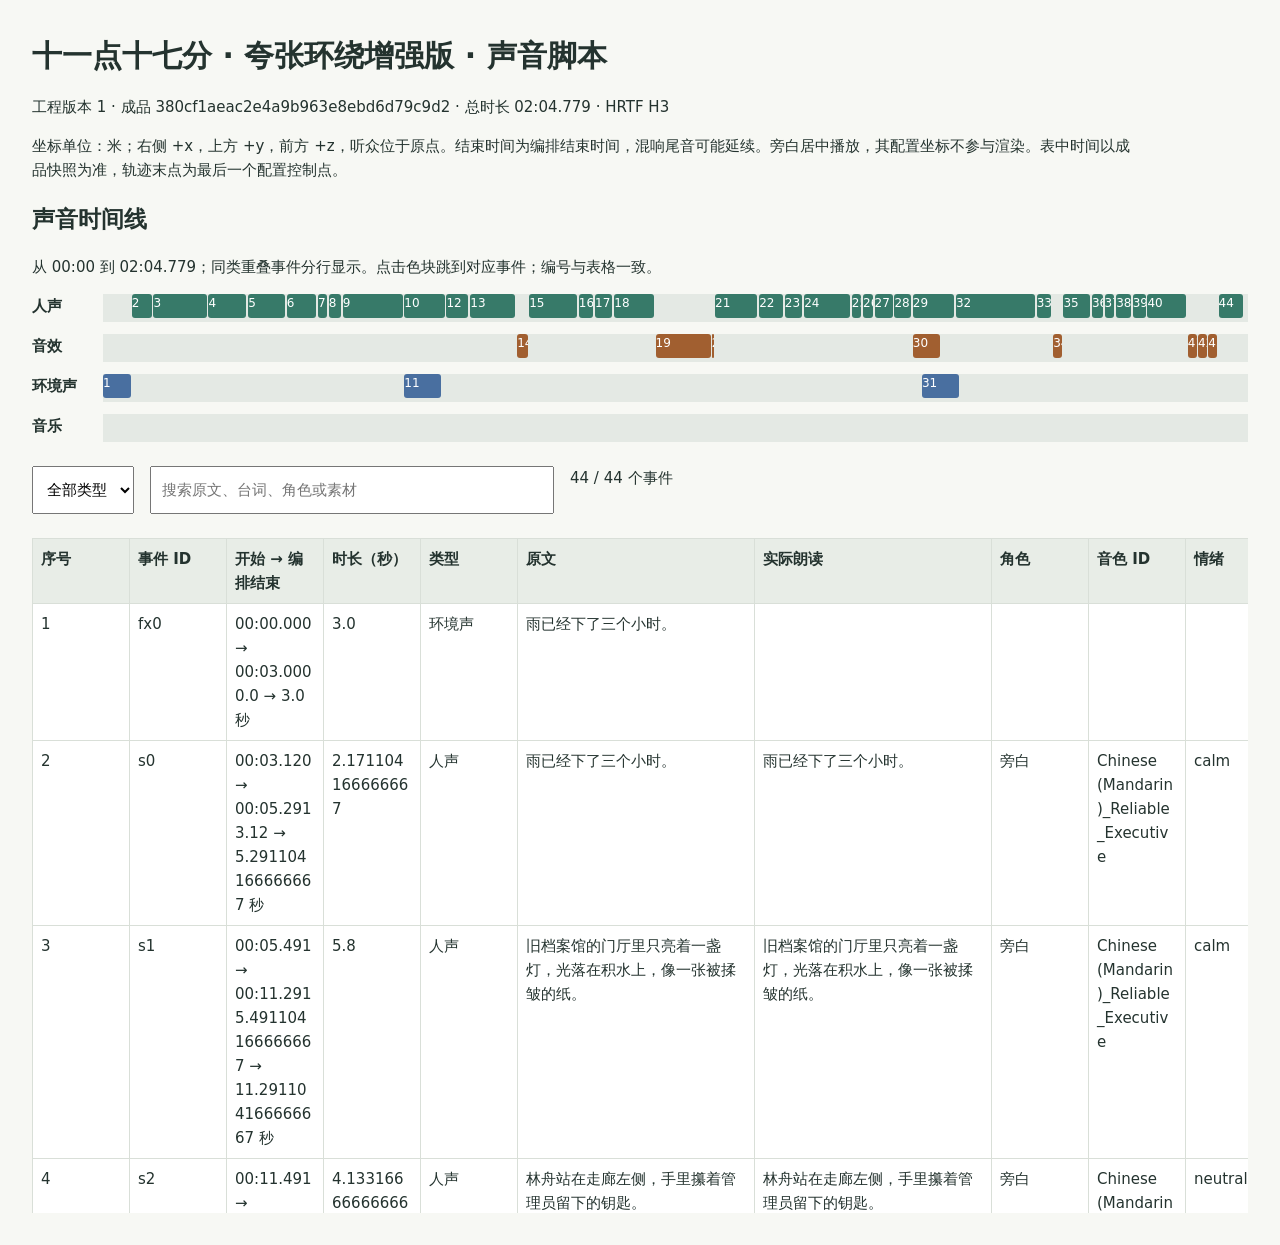
<file: examples/suspense/timeline.html>
<!doctype html><html lang="zh-CN"><meta charset="utf-8"><meta name="viewport" content="width=device-width,initial-scale=1">
<title>声音脚本与空间轨迹</title><style>
body{font:15px/1.6 system-ui,sans-serif;margin:32px;color:#24332f;background:#f7f8f4}h1{margin-bottom:8px}p{max-width:1100px}.controls{display:flex;gap:16px;margin:24px 0}input,select{padding:10px;font:inherit}input{width:380px;max-width:60vw}.track{display:flex;gap:16px;margin:12px 0}.track>b{width:55px;flex-shrink:0}.lane{position:relative;flex:1;background:#e4e9e4}.bar{position:absolute;box-sizing:border-box;min-width:2px;height:24px;color:white;overflow:hidden;font-size:12px;text-decoration:none;border-radius:3px}.speech{background:#377a69}.sfx{background:#a15f30}.ambience{background:#496fa0}.music{background:#80598b}.scroll{overflow:auto;max-height:75vh;background:white}table{border-collapse:collapse}td,th{border:1px solid #d9dfd8;padding:8px;text-align:left;vertical-align:top;min-width:80px;white-space:pre-wrap;overflow-wrap:anywhere}th{background:#e8ede7;position:sticky;top:0;z-index:1}td:nth-child(6),td:nth-child(7){min-width:220px}tr:target{background:#fff0c9}details table{font-size:13px}summary{cursor:pointer;white-space:nowrap}[hidden]{display:none!important}
</style><h1>十一点十七分 · 夸张环绕增强版 · 声音脚本</h1><p>工程版本 1 · 成品 380cf1aeac2e4a9b963e8ebd6d79c9d2 · 总时长 02:04.779 · HRTF H3</p>
<p>坐标单位：米；右侧 +x，上方 +y，前方 +z，听众位于原点。结束时间为编排结束时间，混响尾音可能延续。旁白居中播放，其配置坐标不参与渲染。表中时间以成品快照为准，轨迹末点为最后一个配置控制点。</p>
<h2>声音时间线</h2><p>从 00:00 到 02:04.779；同类重叠事件分行显示。点击色块跳到对应事件；编号与表格一致。</p><div class="track"><b>人声</b><div class="lane" style="height:28px"><a class="bar speech" data-kind="speech" href="#event-2" style="left:2.5004278409683818%;width:1.7399645205050613%;top:0px" title="2 · 旁白">2</a><a class="bar speech" data-kind="speech" href="#event-3" style="left:4.400676197432954%;width:4.648231242825838%;top:0px" title="3 · 旁白">3</a><a class="bar speech" data-kind="speech" href="#event-4" style="left:9.209191276218304%;width:3.312399039966608%;top:0px" title="4 · 旁白">4</a><a class="bar speech" data-kind="speech" href="#event-5" style="left:12.681874152144424%;width:3.2100678284462068%;top:0px" title="5 · 旁白">5</a><a class="bar speech" data-kind="speech" href="#event-6" style="left:16.05222581655014%;width:2.5645413753521864%;top:0px" title="6 · 许宁">6</a><a class="bar speech" data-kind="speech" href="#event-7" style="left:18.777051027861837%;width:0.7815840550975686%;top:0px" title="7 · 旁白">7</a><a class="bar speech" data-kind="speech" href="#event-8" style="left:19.718918918918916%;width:1.051411875195659%;top:0px" title="8 · 旁白">8</a><a class="bar speech" data-kind="speech" href="#event-9" style="left:20.93061463007409%;width:5.229109882082855%;top:0px" title="9 · 林舟">9</a><a class="bar speech" data-kind="speech" href="#event-10" style="left:26.320008348116453%;width:3.5171115517061464%;top:0px" title="10 · 旁白">10</a><a class="bar speech" data-kind="speech" href="#event-12" style="left:29.997403735782115%;width:1.9234060315141397%;top:0px" title="12 · 旁白">12</a><a class="bar speech" data-kind="speech" href="#event-13" style="left:32.081093603255766%;width:3.926953981008036%;top:0px" title="13 · 旁白">13</a><a class="bar speech" data-kind="speech" href="#event-15" style="left:37.226204737556095%;width:4.1673797349473025%;top:0px" title="15 · 旁白">15</a><a class="bar speech" data-kind="speech" href="#event-16" style="left:41.55386830846291%;width:1.2561243869351977%;top:0px" title="16 · 许宁">16</a><a class="bar speech" data-kind="speech" href="#event-17" style="left:42.97027653135762%;width:1.5226964416153606%;top:0px" title="17 · 旁白">17</a><a class="bar speech" data-kind="speech" href="#event-18" style="left:44.6532568089325%;width:3.4461024731295002%;top:0px" title="18 · 旁白">18</a><a class="bar speech" data-kind="speech" href="#event-21" style="left:53.46053636648234%;width:3.6865282270687674%;top:0px" title="21 · 旁白">21</a><a class="bar speech" data-kind="speech" href="#event-22" style="left:57.30734842951062%;width:2.0836898674736513%;top:0px" title="22 · 旁白">22</a><a class="bar speech" data-kind="speech" href="#event-23" style="left:59.551322132943774%;width:1.5226964416153606%;top:0px" title="23 · 旁白">23</a><a class="bar speech" data-kind="speech" href="#event-24" style="left:61.23430241051866%;width:4.007095898987791%;top:0px" title="24 · 旁白">24</a><a class="bar speech" data-kind="speech" href="#event-25" style="left:65.40168214546597%;width:0.8187832620265054%;top:0px" title="25 · 许宁">25</a><a class="bar speech" data-kind="speech" href="#event-26" style="left:66.38074924345197%;width:0.8467327559219452%;top:0px" title="26 · 旁白">26</a><a class="bar speech" data-kind="speech" href="#event-27" style="left:67.38776583533344%;width:1.5724679119273715%;top:0px" title="27 · 许宁">27</a><a class="bar speech" data-kind="speech" href="#event-28" style="left:69.1205175832203%;width:1.4425545236356048%;top:0px" title="28 · 旁白">28</a><a class="bar speech" data-kind="speech" href="#event-29" style="left:70.72335594281543%;width:3.606386309089012%;top:0px" title="29 · 旁白">29</a><a class="bar speech" data-kind="speech" href="#event-32" style="left:74.49002608786395%;width:6.8922049462590005%;top:0px" title="32 · 旁白">32</a><a class="bar speech" data-kind="speech" href="#event-33" style="left:81.54251487008246%;width:1.2822706876760932%;top:0px" title="33 · 旁白">33</a><a class="bar speech" data-kind="speech" href="#event-35" style="left:83.88265887509134%;width:2.324115621412919%;top:0px" title="35 · 旁白">35</a><a class="bar speech" data-kind="speech" href="#event-36" style="left:86.36705833246377%;width:0.9490639674423459%;top:0px" title="36 · 许宁">36</a><a class="bar speech" data-kind="speech" href="#event-37" style="left:87.47640613586563%;width:0.8467327559219452%;top:0px" title="37 · 旁白">37</a><a class="bar speech" data-kind="speech" href="#event-38" style="left:88.48342272774708%;width:1.2822706876760932%;top:0px" title="38 · 许宁">38</a><a class="bar speech" data-kind="speech" href="#event-39" style="left:89.92597725138269%;width:1.1258436815193573%;top:0px" title="39 · 旁白">39</a><a class="bar speech" data-kind="speech" href="#event-40" style="left:91.21210476886156%;width:3.3659605551497447%;top:0px" title="40 · 旁白">40</a><a class="bar speech" data-kind="speech" href="#event-44" style="left:97.43111760409063%;width:2.1638317854534073%;top:0px" title="44 · 旁白">44</a></div></div><div class="track"><b>音效</b><div class="lane" style="height:28px"><a class="bar sfx" data-kind="sfx" href="#event-14" style="left:36.16833142022332%;width:0.9617030157570698%;top:0px" title="14 · 木板重击">14</a><a class="bar sfx" data-kind="sfx" href="#event-19" style="left:48.25964311802151%;width:4.808515078785349%;top:0px" title="19 · 环绕展示 · 连续水泥脚步（6秒10步）">19</a><a class="bar sfx" data-kind="sfx" href="#event-20" style="left:53.164328498382574%;width:0.20003756652405302%;top:0px" title="20 · 木地板脚步">20</a><a class="bar sfx" data-kind="sfx" href="#event-30" style="left:70.72335594281543%;width:2.4042575393926744%;top:0px" title="30 · 门轴（合成）">30</a><a class="bar sfx" data-kind="sfx" href="#event-34" style="left:82.98506939371806%;width:0.8014191797975582%;top:0px" title="34 · 木板重击">34</a><a class="bar sfx" data-kind="sfx" href="#event-41" style="left:94.73834915997082%;width:0.8014191797975582%;top:0px" title="41 · 木门轻敲">41</a><a class="bar sfx" data-kind="sfx" href="#event-42" style="left:95.6359386413441%;width:0.8014191797975582%;top:0px" title="42 · 木门轻敲">42</a><a class="bar sfx" data-kind="sfx" href="#event-43" style="left:96.53352812271737%;width:0.8014191797975582%;top:0px" title="43 · 木门轻敲">43</a></div></div><div class="track"><b>环境声</b><div class="lane" style="height:28px"><a class="bar ambience" data-kind="ambience" href="#event-1" style="left:0.0%;width:2.4042575393926744%;top:0px" title="1 · 雨声（合成）">1</a><a class="bar ambience" data-kind="ambience" href="#event-11" style="left:26.320008348116453%;width:3.2056767191902327%;top:0px" title="11 · 远处引擎（合成）">11</a><a class="bar ambience" data-kind="ambience" href="#event-31" style="left:71.524775122613%;width:3.2056767191902327%;top:0px" title="31 · 风声（合成）">31</a></div></div><div class="track"><b>音乐</b><div class="lane" style="height:28px"></div></div>
<div class="controls"><select id="kind"><option value="">全部类型</option><option value="speech">人声</option><option value="sfx">音效</option><option value="ambience">环境声</option><option value="music">音乐</option></select><input id="search" placeholder="搜索原文、台词、角色或素材" aria-label="搜索"><span id="count"></span></div>
<div class="scroll"><table id="events"><thead><tr><th>序号</th><th>事件 ID</th><th>开始 → 编排结束</th><th>时长（秒）</th><th>类型</th><th>原文</th><th>实际朗读</th><th>角色</th><th>音色 ID</th><th>情绪</th><th>素材 ID</th><th>素材名称</th><th>关联台词 ID</th><th>增益 dB</th><th>空间处理</th><th>起点方位</th><th>起点坐标</th><th>终点坐标</th><th>完整轨迹</th></tr></thead><tbody><tr id="event-1" data-kind="ambience"><td>1</td><td>fx0</td><td>00:00.000 → 00:03.000
0.0 → 3.0 秒</td><td>3.0</td><td>环境声</td><td>雨已经下了三个小时。</td><td></td><td></td><td></td><td></td><td>rain</td><td>雨声（合成）</td><td>s0</td><td>0.0</td><td>双耳空间定位</td><td>左、上、前</td><td>[-4.0, 1.0, 3.0]</td><td>[4.0, 1.0, 3.0]</td><td><details><summary>查看轨迹（2点）</summary><table><tr><th>相对秒</th><th>绝对秒</th><th>x</th><th>y</th><th>z</th></tr><tr><td>0.0</td><td>0.0</td><td>-4.0</td><td>1.0</td><td>3.0</td></tr><tr><td>3.0</td><td>3.0</td><td>4.0</td><td>1.0</td><td>3.0</td></tr></table></details></td></tr><tr id="event-2" data-kind="speech"><td>2</td><td>s0</td><td>00:03.120 → 00:05.291
3.12 → 5.291104166666667 秒</td><td>2.171104166666667</td><td>人声</td><td>雨已经下了三个小时。</td><td>雨已经下了三个小时。</td><td>旁白</td><td>Chinese (Mandarin)_Reliable_Executive</td><td>calm</td><td></td><td></td><td></td><td>-3.0</td><td>居中双声道，不参与空间定位；下列坐标为未参与渲染的配置值</td><td>居中（坐标未应用）</td><td>[0.0, 0.0, 2.0]</td><td>[0.0, 0.0, 2.0]</td><td><details><summary>查看轨迹（1点）</summary><table><tr><th>相对秒</th><th>绝对秒</th><th>x</th><th>y</th><th>z</th></tr><tr><td>0.0</td><td>3.12</td><td>0.0</td><td>0.0</td><td>2.0</td></tr></table></details></td></tr><tr id="event-3" data-kind="speech"><td>3</td><td>s1</td><td>00:05.491 → 00:11.291
5.491104166666667 → 11.291104166666667 秒</td><td>5.8</td><td>人声</td><td>旧档案馆的门厅里只亮着一盏灯，光落在积水上，像一张被揉皱的纸。</td><td>旧档案馆的门厅里只亮着一盏灯，光落在积水上，像一张被揉皱的纸。</td><td>旁白</td><td>Chinese (Mandarin)_Reliable_Executive</td><td>calm</td><td></td><td></td><td></td><td>-3.0</td><td>居中双声道，不参与空间定位；下列坐标为未参与渲染的配置值</td><td>居中（坐标未应用）</td><td>[0.0, 0.0, 2.0]</td><td>[0.0, 0.0, 2.0]</td><td><details><summary>查看轨迹（1点）</summary><table><tr><th>相对秒</th><th>绝对秒</th><th>x</th><th>y</th><th>z</th></tr><tr><td>0.0</td><td>5.491104166666667</td><td>0.0</td><td>0.0</td><td>2.0</td></tr></table></details></td></tr><tr id="event-4" data-kind="speech"><td>4</td><td>s2</td><td>00:11.491 → 00:15.624
11.491104166666666 → 15.624270833333334 秒</td><td>4.133166666666667</td><td>人声</td><td>林舟站在走廊左侧，手里攥着管理员留下的钥匙。</td><td>林舟站在走廊左侧，手里攥着管理员留下的钥匙。</td><td>旁白</td><td>Chinese (Mandarin)_Reliable_Executive</td><td>neutral</td><td></td><td></td><td></td><td>-3.0</td><td>居中双声道，不参与空间定位；下列坐标为未参与渲染的配置值</td><td>居中（坐标未应用）</td><td>[-1.0, 0.0, 2.0]</td><td>[-1.0, 0.0, 2.0]</td><td><details><summary>查看轨迹（1点）</summary><table><tr><th>相对秒</th><th>绝对秒</th><th>x</th><th>y</th><th>z</th></tr><tr><td>0.0</td><td>11.491104166666666</td><td>-1.0</td><td>0.0</td><td>2.0</td></tr></table></details></td></tr><tr id="event-5" data-kind="speech"><td>5</td><td>s3</td><td>00:15.824 → 00:19.830
15.824270833333333 → 19.82975 秒</td><td>4.0054791666666665</td><td>人声</td><td>右边的许宁把手电压低，照向通往二楼的木梯。
</td><td>右边的许宁把手电压低，照向通往二楼的木梯。</td><td>旁白</td><td>Chinese (Mandarin)_Reliable_Executive</td><td>neutral</td><td></td><td></td><td></td><td>-3.0</td><td>居中双声道，不参与空间定位；下列坐标为未参与渲染的配置值</td><td>居中（坐标未应用）</td><td>[1.0, 0.0, 2.0]</td><td>[1.0, 0.0, 2.0]</td><td><details><summary>查看轨迹（1点）</summary><table><tr><th>相对秒</th><th>绝对秒</th><th>x</th><th>y</th><th>z</th></tr><tr><td>0.0</td><td>15.824270833333333</td><td>1.0</td><td>0.0</td><td>2.0</td></tr></table></details></td></tr><tr id="event-6" data-kind="speech"><td>6</td><td>s4</td><td>00:20.030 → 00:23.230
20.02975 → 23.22975 秒</td><td>3.2</td><td>人声</td><td>“你确定录音是从这里传出来的？”</td><td>你确定录音是从这里传出来的？</td><td>许宁</td><td>Chinese (Mandarin)_Gentleman</td><td>fearful</td><td></td><td></td><td></td><td>-3.0</td><td>双耳空间定位</td><td>右、前</td><td>[1.0, 0.0, 2.0]</td><td>[1.0, 0.0, 2.0]</td><td><details><summary>查看轨迹（1点）</summary><table><tr><th>相对秒</th><th>绝对秒</th><th>x</th><th>y</th><th>z</th></tr><tr><td>0.0</td><td>20.02975</td><td>1.0</td><td>0.0</td><td>2.0</td></tr></table></details></td></tr><tr id="event-7" data-kind="speech"><td>7</td><td>s5</td><td>00:23.430 → 00:24.405
23.42975 → 24.404999999999998 秒</td><td>0.97525</td><td>人声</td><td>许宁问。
</td><td>许宁问。</td><td>旁白</td><td>Chinese (Mandarin)_Reliable_Executive</td><td>neutral</td><td></td><td></td><td></td><td>-3.0</td><td>居中双声道，不参与空间定位；下列坐标为未参与渲染的配置值</td><td>居中（坐标未应用）</td><td>[1.0, 0.0, 2.0]</td><td>[1.0, 0.0, 2.0]</td><td><details><summary>查看轨迹（1点）</summary><table><tr><th>相对秒</th><th>绝对秒</th><th>x</th><th>y</th><th>z</th></tr><tr><td>0.0</td><td>23.42975</td><td>1.0</td><td>0.0</td><td>2.0</td></tr></table></details></td></tr><tr id="event-8" data-kind="speech"><td>8</td><td>s6</td><td>00:24.605 → 00:25.917
24.604999999999997 → 25.916937499999996 秒</td><td>1.3119375</td><td>人声</td><td>林舟点了点头。</td><td>林舟点了点头。</td><td>旁白</td><td>Chinese (Mandarin)_Reliable_Executive</td><td>neutral</td><td></td><td></td><td></td><td>-3.0</td><td>居中双声道，不参与空间定位；下列坐标为未参与渲染的配置值</td><td>居中（坐标未应用）</td><td>[-1.0, 0.0, 2.0]</td><td>[-1.0, 0.0, 2.0]</td><td><details><summary>查看轨迹（1点）</summary><table><tr><th>相对秒</th><th>绝对秒</th><th>x</th><th>y</th><th>z</th></tr><tr><td>0.0</td><td>24.604999999999997</td><td>-1.0</td><td>0.0</td><td>2.0</td></tr></table></details></td></tr><tr id="event-9" data-kind="speech"><td>9</td><td>s7</td><td>00:26.117 → 00:32.642
26.116937499999995 → 32.641749999999995 秒</td><td>6.5248125</td><td>人声</td><td>“每天夜里十一点十七分，都是同一句话。可档案馆停电已经一个星期了。”</td><td>每天夜里十一点十七分，都是同一句话。可档案馆停电已经一个星期了。</td><td>林舟</td><td>Chinese (Mandarin)_Warm_Bestie</td><td>fearful</td><td></td><td></td><td></td><td>-3.0</td><td>双耳空间定位</td><td>左、前</td><td>[-1.0, 0.0, 2.0]</td><td>[-1.0, 0.0, 2.0]</td><td><details><summary>查看轨迹（1点）</summary><table><tr><th>相对秒</th><th>绝对秒</th><th>x</th><th>y</th><th>z</th></tr><tr><td>0.0</td><td>26.116937499999995</td><td>-1.0</td><td>0.0</td><td>2.0</td></tr></table></details></td></tr><tr id="event-10" data-kind="speech"><td>10</td><td>s9</td><td>00:32.842 → 00:37.230
32.84175 → 37.230354166666665 秒</td><td>4.388604166666667</td><td>人声</td><td>远处街道传来汽车低沉的引擎声，很快又被雨声吞没。</td><td>远处街道传来汽车低沉的引擎声，很快又被雨声吞没。</td><td>旁白</td><td>Chinese (Mandarin)_Reliable_Executive</td><td>neutral</td><td></td><td></td><td></td><td>-3.0</td><td>居中双声道，不参与空间定位；下列坐标为未参与渲染的配置值</td><td>居中（坐标未应用）</td><td>[0.0, 0.0, 2.0]</td><td>[0.0, 0.0, 2.0]</td><td><details><summary>查看轨迹（1点）</summary><table><tr><th>相对秒</th><th>绝对秒</th><th>x</th><th>y</th><th>z</th></tr><tr><td>0.0</td><td>32.84175</td><td>0.0</td><td>0.0</td><td>2.0</td></tr></table></details></td></tr><tr id="event-11" data-kind="ambience"><td>11</td><td>fx1</td><td>00:32.842 → 00:36.842
32.84175 → 36.84175 秒</td><td>4.0</td><td>环境声</td><td>远处街道传来汽车低沉的引擎声，很快又被雨声吞没。</td><td></td><td></td><td></td><td></td><td>engine</td><td>远处引擎（合成）</td><td>s9</td><td>-12.0</td><td>双耳空间定位</td><td>左、后</td><td>[-6.0, 0.0, -4.0]</td><td>[6.0, 0.0, -4.0]</td><td><details><summary>查看轨迹（3点）</summary><table><tr><th>相对秒</th><th>绝对秒</th><th>x</th><th>y</th><th>z</th></tr><tr><td>0.0</td><td>32.84175</td><td>-6.0</td><td>0.0</td><td>-4.0</td></tr><tr><td>2.0</td><td>34.84175</td><td>0.0</td><td>0.0</td><td>-3.0</td></tr><tr><td>4.0</td><td>36.84175</td><td>6.0</td><td>0.0</td><td>-4.0</td></tr></table></details></td></tr><tr id="event-12" data-kind="speech"><td>12</td><td>s10</td><td>00:37.430 → 00:39.830
37.43035416666667 → 39.830354166666666 秒</td><td>2.4</td><td>人声</td><td>两个人没有再说话。</td><td>两个人没有再说话。</td><td>旁白</td><td>Chinese (Mandarin)_Reliable_Executive</td><td>calm</td><td></td><td></td><td></td><td>-3.0</td><td>居中双声道，不参与空间定位；下列坐标为未参与渲染的配置值</td><td>居中（坐标未应用）</td><td>[0.0, 0.0, 2.0]</td><td>[0.0, 0.0, 2.0]</td><td><details><summary>查看轨迹（1点）</summary><table><tr><th>相对秒</th><th>绝对秒</th><th>x</th><th>y</th><th>z</th></tr><tr><td>0.0</td><td>37.43035416666667</td><td>0.0</td><td>0.0</td><td>2.0</td></tr></table></details></td></tr><tr id="event-13" data-kind="speech"><td>13</td><td>s11</td><td>00:40.030 → 00:44.930
40.03035416666667 → 44.93035416666667 秒</td><td>4.9</td><td>人声</td><td>楼上传来一下闷响，像有人把沉重的箱子放在地板上。</td><td>楼上传来一下闷响，像有人把沉重的箱子放在地板上。</td><td>旁白</td><td>Chinese (Mandarin)_Reliable_Executive</td><td>surprised</td><td></td><td></td><td></td><td>-3.0</td><td>居中双声道，不参与空间定位；下列坐标为未参与渲染的配置值</td><td>居中（坐标未应用）</td><td>[0.0, 2.0, 2.0]</td><td>[0.0, 2.0, 2.0]</td><td><details><summary>查看轨迹（1点）</summary><table><tr><th>相对秒</th><th>绝对秒</th><th>x</th><th>y</th><th>z</th></tr><tr><td>0.0</td><td>40.03035416666667</td><td>0.0</td><td>2.0</td><td>2.0</td></tr></table></details></td></tr><tr id="event-14" data-kind="sfx"><td>14</td><td>fx2</td><td>00:45.130 → 00:46.330
45.13035416666667 → 46.33035416666667 秒</td><td>1.2</td><td>音效</td><td>楼上传来一下闷响，像有人把沉重的箱子放在地板上。</td><td></td><td></td><td></td><td></td><td>kenney_impactWood_heavy_000</td><td>木板重击</td><td>s11</td><td>6.0</td><td>双耳空间定位</td><td>左、上</td><td>[-2.0, 4.0, 0.0]</td><td>[-2.0, 4.0, 0.0]</td><td><details><summary>查看轨迹（1点）</summary><table><tr><th>相对秒</th><th>绝对秒</th><th>x</th><th>y</th><th>z</th></tr><tr><td>0.0</td><td>45.13035416666667</td><td>-2.0</td><td>4.0</td><td>0.0</td></tr></table></details></td></tr><tr id="event-15" data-kind="speech"><td>15</td><td>s12</td><td>00:46.450 → 00:51.650
46.45035416666667 → 51.65035416666667 秒</td><td>5.2</td><td>人声</td><td>许宁抬起头，手电的光沿着墙慢慢移到天花板。
</td><td>许宁抬起头，手电的光沿着墙慢慢移到天花板。</td><td>旁白</td><td>Chinese (Mandarin)_Reliable_Executive</td><td>fearful</td><td></td><td></td><td></td><td>-3.0</td><td>居中双声道，不参与空间定位；下列坐标为未参与渲染的配置值</td><td>居中（坐标未应用）</td><td>[1.0, 0.0, 2.0]</td><td>[1.0, 0.0, 2.0]</td><td><details><summary>查看轨迹（1点）</summary><table><tr><th>相对秒</th><th>绝对秒</th><th>x</th><th>y</th><th>z</th></tr><tr><td>0.0</td><td>46.45035416666667</td><td>1.0</td><td>0.0</td><td>2.0</td></tr></table></details></td></tr><tr id="event-16" data-kind="speech"><td>16</td><td>s13</td><td>00:51.850 → 00:53.418
51.850354166666676 → 53.417729166666675 秒</td><td>1.567375</td><td>人声</td><td>“上面有人。”</td><td>上面有人。</td><td>许宁</td><td>Chinese (Mandarin)_Gentleman</td><td>fearful</td><td></td><td></td><td></td><td>-3.0</td><td>双耳空间定位</td><td>右、前</td><td>[1.0, 0.0, 2.0]</td><td>[1.0, 0.0, 2.0]</td><td><details><summary>查看轨迹（1点）</summary><table><tr><th>相对秒</th><th>绝对秒</th><th>x</th><th>y</th><th>z</th></tr><tr><td>0.0</td><td>51.850354166666676</td><td>1.0</td><td>0.0</td><td>2.0</td></tr></table></details></td></tr><tr id="event-17" data-kind="speech"><td>17</td><td>s14</td><td>00:53.618 → 00:55.518
53.61772916666668 → 55.517729166666676 秒</td><td>1.9</td><td>人声</td><td>她的声音压得很低。
</td><td>她的声音压得很低。</td><td>旁白</td><td>Chinese (Mandarin)_Reliable_Executive</td><td>fearful</td><td></td><td></td><td></td><td>-3.0</td><td>居中双声道，不参与空间定位；下列坐标为未参与渲染的配置值</td><td>居中（坐标未应用）</td><td>[1.0, 0.0, 2.0]</td><td>[1.0, 0.0, 2.0]</td><td><details><summary>查看轨迹（1点）</summary><table><tr><th>相对秒</th><th>绝对秒</th><th>x</th><th>y</th><th>z</th></tr><tr><td>0.0</td><td>53.61772916666668</td><td>1.0</td><td>0.0</td><td>2.0</td></tr></table></details></td></tr><tr id="event-18" data-kind="speech"><td>18</td><td>s15</td><td>00:55.718 → 01:00.018
55.71772916666668 → 60.017729166666676 秒</td><td>4.3</td><td>人声</td><td>林舟刚要回答，身后的走廊里响起脚步声。</td><td>林舟刚要回答，身后的走廊里响起脚步声。</td><td>旁白</td><td>Chinese (Mandarin)_Reliable_Executive</td><td>fearful</td><td></td><td></td><td></td><td>-3.0</td><td>居中双声道，不参与空间定位；下列坐标为未参与渲染的配置值</td><td>居中（坐标未应用）</td><td>[-1.0, 0.0, 2.0]</td><td>[-1.0, 0.0, 2.0]</td><td><details><summary>查看轨迹（1点）</summary><table><tr><th>相对秒</th><th>绝对秒</th><th>x</th><th>y</th><th>z</th></tr><tr><td>0.0</td><td>55.71772916666668</td><td>-1.0</td><td>0.0</td><td>2.0</td></tr></table></details></td></tr><tr id="event-19" data-kind="sfx"><td>19</td><td>fx3</td><td>01:00.218 → 01:06.218
60.21772916666668 → 66.21772916666669 秒</td><td>6.0</td><td>音效</td><td>林舟刚要回答，身后的走廊里响起脚步声。</td><td></td><td></td><td></td><td></td><td>surround_steps_5bcd4cbc193d4a47</td><td>环绕展示 · 连续水泥脚步（6秒10步）</td><td>s15</td><td>6.0</td><td>双耳空间定位</td><td>左、后</td><td>[-3.0, 0.0, -6.0]</td><td>[0.8, 0.0, -0.6]</td><td><details><summary>查看轨迹（3点）</summary><table><tr><th>相对秒</th><th>绝对秒</th><th>x</th><th>y</th><th>z</th></tr><tr><td>0.0</td><td>60.21772916666668</td><td>-3.0</td><td>0.0</td><td>-6.0</td></tr><tr><td>3.0</td><td>63.21772916666668</td><td>2.0</td><td>0.0</td><td>-3.0</td></tr><tr><td>6.0</td><td>66.21772916666669</td><td>0.8</td><td>0.0</td><td>-0.6</td></tr></table></details></td></tr><tr id="event-20" data-kind="sfx"><td>20</td><td>fx5ddc17bc218247acad945e4609966f54</td><td>01:06.338 → 01:06.587
66.33772916666669 → 66.58733333333336 秒</td><td>0.24960416666666665</td><td>音效</td><td>林舟刚要回答，身后的走廊里响起脚步声。</td><td></td><td></td><td></td><td></td><td>kenney_footstep_wood_000</td><td>木地板脚步</td><td>s15</td><td>-12.0</td><td>双耳空间定位</td><td>左、后</td><td>[-0.8, 0.0, -0.6]</td><td>[-0.8, 0.0, -0.6]</td><td><details><summary>查看轨迹（1点）</summary><table><tr><th>相对秒</th><th>绝对秒</th><th>x</th><th>y</th><th>z</th></tr><tr><td>0.0</td><td>66.33772916666669</td><td>-0.8</td><td>0.0</td><td>-0.6</td></tr></table></details></td></tr><tr id="event-21" data-kind="speech"><td>21</td><td>s16</td><td>01:06.707 → 01:11.307
66.70733333333337 → 71.30733333333336 秒</td><td>4.6</td><td>人声</td><td>起初很远，隔着几扇门，随后越来越近。</td><td>起初很远，隔着几扇门，随后越来越近。</td><td>旁白</td><td>Chinese (Mandarin)_Reliable_Executive</td><td>fearful</td><td></td><td></td><td></td><td>-3.0</td><td>居中双声道，不参与空间定位；下列坐标为未参与渲染的配置值</td><td>居中（坐标未应用）</td><td>[0.0, 0.0, -3.0]</td><td>[0.0, 0.0, -3.0]</td><td><details><summary>查看轨迹（1点）</summary><table><tr><th>相对秒</th><th>绝对秒</th><th>x</th><th>y</th><th>z</th></tr><tr><td>0.0</td><td>66.70733333333337</td><td>0.0</td><td>0.0</td><td>-3.0</td></tr></table></details></td></tr><tr id="event-22" data-kind="speech"><td>22</td><td>s17</td><td>01:11.507 → 01:14.107
71.50733333333336 → 74.10733333333336 秒</td><td>2.6</td><td>人声</td><td>每一步之间的间隔完全一样。</td><td>每一步之间的间隔完全一样。</td><td>旁白</td><td>Chinese (Mandarin)_Reliable_Executive</td><td>fearful</td><td></td><td></td><td></td><td>-3.0</td><td>居中双声道，不参与空间定位；下列坐标为未参与渲染的配置值</td><td>居中（坐标未应用）</td><td>[0.0, 0.0, -3.0]</td><td>[0.0, 0.0, -3.0]</td><td><details><summary>查看轨迹（1点）</summary><table><tr><th>相对秒</th><th>绝对秒</th><th>x</th><th>y</th><th>z</th></tr><tr><td>0.0</td><td>71.50733333333336</td><td>0.0</td><td>0.0</td><td>-3.0</td></tr></table></details></td></tr><tr id="event-23" data-kind="speech"><td>23</td><td>s18</td><td>01:14.307 → 01:16.207
74.30733333333336 → 76.20733333333337 秒</td><td>1.9</td><td>人声</td><td>林舟没有回头。</td><td>林舟没有回头。</td><td>旁白</td><td>Chinese (Mandarin)_Reliable_Executive</td><td>fearful</td><td></td><td></td><td></td><td>-3.0</td><td>居中双声道，不参与空间定位；下列坐标为未参与渲染的配置值</td><td>居中（坐标未应用）</td><td>[-1.0, 0.0, 2.0]</td><td>[-1.0, 0.0, 2.0]</td><td><details><summary>查看轨迹（1点）</summary><table><tr><th>相对秒</th><th>绝对秒</th><th>x</th><th>y</th><th>z</th></tr><tr><td>0.0</td><td>74.30733333333336</td><td>-1.0</td><td>0.0</td><td>2.0</td></tr></table></details></td></tr><tr id="event-24" data-kind="speech"><td>24</td><td>s19</td><td>01:16.407 → 01:21.407
76.40733333333337 → 81.40733333333337 秒</td><td>5.0</td><td>人声</td><td>他看见许宁的脸色变了，她一直盯着他身后的黑暗。
</td><td>他看见许宁的脸色变了，她一直盯着他身后的黑暗。</td><td>旁白</td><td>Chinese (Mandarin)_Reliable_Executive</td><td>fearful</td><td></td><td></td><td></td><td>-3.0</td><td>居中双声道，不参与空间定位；下列坐标为未参与渲染的配置值</td><td>居中（坐标未应用）</td><td>[1.0, 0.0, 2.0]</td><td>[1.0, 0.0, 2.0]</td><td><details><summary>查看轨迹（1点）</summary><table><tr><th>相对秒</th><th>绝对秒</th><th>x</th><th>y</th><th>z</th></tr><tr><td>0.0</td><td>76.40733333333337</td><td>1.0</td><td>0.0</td><td>2.0</td></tr></table></details></td></tr><tr id="event-25" data-kind="speech"><td>25</td><td>s20</td><td>01:21.607 → 01:22.629
81.60733333333337 → 82.62900000000003 秒</td><td>1.0216666666666667</td><td>人声</td><td>“别动。”</td><td>别动。</td><td>许宁</td><td>Chinese (Mandarin)_Gentleman</td><td>fearful</td><td></td><td></td><td></td><td>-3.0</td><td>双耳空间定位</td><td>右、前</td><td>[1.0, 0.0, 2.0]</td><td>[1.0, 0.0, 2.0]</td><td><details><summary>查看轨迹（1点）</summary><table><tr><th>相对秒</th><th>绝对秒</th><th>x</th><th>y</th><th>z</th></tr><tr><td>0.0</td><td>81.60733333333337</td><td>1.0</td><td>0.0</td><td>2.0</td></tr></table></details></td></tr><tr id="event-26" data-kind="speech"><td>26</td><td>s21</td><td>01:22.829 → 01:23.886
82.82900000000004 → 83.8855416666667 秒</td><td>1.0565416666666667</td><td>人声</td><td>许宁说，</td><td>许宁说，</td><td>旁白</td><td>Chinese (Mandarin)_Reliable_Executive</td><td>neutral</td><td></td><td></td><td></td><td>-3.0</td><td>居中双声道，不参与空间定位；下列坐标为未参与渲染的配置值</td><td>居中（坐标未应用）</td><td>[1.0, 0.0, 2.0]</td><td>[1.0, 0.0, 2.0]</td><td><details><summary>查看轨迹（1点）</summary><table><tr><th>相对秒</th><th>绝对秒</th><th>x</th><th>y</th><th>z</th></tr><tr><td>0.0</td><td>82.82900000000004</td><td>1.0</td><td>0.0</td><td>2.0</td></tr></table></details></td></tr><tr id="event-27" data-kind="speech"><td>27</td><td>s22</td><td>01:24.086 → 01:26.048
84.0855416666667 → 86.04764583333336 秒</td><td>1.9621041666666668</td><td>人声</td><td>“那不是从楼梯下来的。”</td><td>那不是从楼梯下来的。</td><td>许宁</td><td>Chinese (Mandarin)_Gentleman</td><td>fearful</td><td></td><td></td><td></td><td>-3.0</td><td>双耳空间定位</td><td>右、前</td><td>[1.0, 0.0, 2.0]</td><td>[1.0, 0.0, 2.0]</td><td><details><summary>查看轨迹（1点）</summary><table><tr><th>相对秒</th><th>绝对秒</th><th>x</th><th>y</th><th>z</th></tr><tr><td>0.0</td><td>84.0855416666667</td><td>1.0</td><td>0.0</td><td>2.0</td></tr></table></details></td></tr><tr id="event-28" data-kind="speech"><td>28</td><td>s24</td><td>01:26.248 → 01:28.048
86.24764583333337 → 88.04764583333336 秒</td><td>1.8</td><td>人声</td><td>脚步停在门厅外。</td><td>脚步停在门厅外。</td><td>旁白</td><td>Chinese (Mandarin)_Reliable_Executive</td><td>fearful</td><td></td><td></td><td></td><td>-3.0</td><td>居中双声道，不参与空间定位；下列坐标为未参与渲染的配置值</td><td>居中（坐标未应用）</td><td>[0.0, 0.0, -3.0]</td><td>[0.0, 0.0, -3.0]</td><td><details><summary>查看轨迹（1点）</summary><table><tr><th>相对秒</th><th>绝对秒</th><th>x</th><th>y</th><th>z</th></tr><tr><td>0.0</td><td>86.24764583333337</td><td>0.0</td><td>0.0</td><td>-3.0</td></tr></table></details></td></tr><tr id="event-29" data-kind="speech"><td>29</td><td>s25</td><td>01:28.248 → 01:32.748
88.24764583333337 → 92.74764583333337 秒</td><td>4.5</td><td>人声</td><td>门轴缓缓发出一声长响，冷风从两人之间穿过去。</td><td>门轴缓缓发出一声长响，冷风从两人之间穿过去。</td><td>旁白</td><td>Chinese (Mandarin)_Reliable_Executive</td><td>fearful</td><td></td><td></td><td></td><td>-3.0</td><td>居中双声道，不参与空间定位；下列坐标为未参与渲染的配置值</td><td>居中（坐标未应用）</td><td>[0.0, 0.0, 2.0]</td><td>[0.0, 0.0, 2.0]</td><td><details><summary>查看轨迹（1点）</summary><table><tr><th>相对秒</th><th>绝对秒</th><th>x</th><th>y</th><th>z</th></tr><tr><td>0.0</td><td>88.24764583333337</td><td>0.0</td><td>0.0</td><td>2.0</td></tr></table></details></td></tr><tr id="event-30" data-kind="sfx"><td>30</td><td>fx4</td><td>01:28.248 → 01:31.248
88.24764583333337 → 91.24764583333337 秒</td><td>3.0</td><td>音效</td><td>门轴缓缓发出一声长响，冷风从两人之间穿过去。</td><td></td><td></td><td></td><td></td><td>door_creak</td><td>门轴（合成）</td><td>s25</td><td>-7.0</td><td>双耳空间定位</td><td>右、前</td><td>[3.0, 0.0, 2.0]</td><td>[2.0, 0.0, 0.0]</td><td><details><summary>查看轨迹（2点）</summary><table><tr><th>相对秒</th><th>绝对秒</th><th>x</th><th>y</th><th>z</th></tr><tr><td>0.0</td><td>88.24764583333337</td><td>3.0</td><td>0.0</td><td>2.0</td></tr><tr><td>3.0</td><td>91.24764583333337</td><td>2.0</td><td>0.0</td><td>0.0</td></tr></table></details></td></tr><tr id="event-31" data-kind="ambience"><td>31</td><td>fx5</td><td>01:29.248 → 01:33.248
89.24764583333337 → 93.24764583333337 秒</td><td>4.0</td><td>环境声</td><td>门轴缓缓发出一声长响，冷风从两人之间穿过去。</td><td></td><td></td><td></td><td></td><td>wind</td><td>风声（合成）</td><td>s25</td><td>-7.0</td><td>双耳空间定位</td><td>上、前</td><td>[0.0, 1.0, 4.0]</td><td>[0.0, 1.0, -4.0]</td><td><details><summary>查看轨迹（3点）</summary><table><tr><th>相对秒</th><th>绝对秒</th><th>x</th><th>y</th><th>z</th></tr><tr><td>0.0</td><td>89.24764583333337</td><td>0.0</td><td>1.0</td><td>4.0</td></tr><tr><td>2.0</td><td>91.24764583333337</td><td>-2.0</td><td>0.0</td><td>0.0</td></tr><tr><td>4.0</td><td>93.24764583333337</td><td>0.0</td><td>1.0</td><td>-4.0</td></tr></table></details></td></tr><tr id="event-32" data-kind="speech"><td>32</td><td>s26</td><td>01:32.948 → 01:41.548
92.94764583333337 → 101.54764583333336 秒</td><td>8.6</td><td>人声</td><td>林舟把钥匙插进面前的锁孔，试了两次，却发现锁孔里面已经插着另一把钥匙。
</td><td>林舟把钥匙插进面前的锁孔，试了两次，却发现锁孔里面已经插着另一把钥匙。</td><td>旁白</td><td>Chinese (Mandarin)_Reliable_Executive</td><td>surprised</td><td></td><td></td><td></td><td>-3.0</td><td>居中双声道，不参与空间定位；下列坐标为未参与渲染的配置值</td><td>居中（坐标未应用）</td><td>[-1.0, 0.0, 2.0]</td><td>[-1.0, 0.0, 2.0]</td><td><details><summary>查看轨迹（1点）</summary><table><tr><th>相对秒</th><th>绝对秒</th><th>x</th><th>y</th><th>z</th></tr><tr><td>0.0</td><td>92.94764583333337</td><td>-1.0</td><td>0.0</td><td>2.0</td></tr></table></details></td></tr><tr id="event-33" data-kind="speech"><td>33</td><td>s27</td><td>01:41.748 → 01:43.348
101.74764583333337 → 103.34764583333336 秒</td><td>1.6</td><td>人声</td><td>楼上又响了一下。</td><td>楼上又响了一下。</td><td>旁白</td><td>Chinese (Mandarin)_Reliable_Executive</td><td>fearful</td><td></td><td></td><td></td><td>-3.0</td><td>居中双声道，不参与空间定位；下列坐标为未参与渲染的配置值</td><td>居中（坐标未应用）</td><td>[0.0, 2.0, 2.0]</td><td>[0.0, 2.0, 2.0]</td><td><details><summary>查看轨迹（1点）</summary><table><tr><th>相对秒</th><th>绝对秒</th><th>x</th><th>y</th><th>z</th></tr><tr><td>0.0</td><td>101.74764583333337</td><td>0.0</td><td>2.0</td><td>2.0</td></tr></table></details></td></tr><tr id="event-34" data-kind="sfx"><td>34</td><td>fx6</td><td>01:43.548 → 01:44.548
103.54764583333336 → 104.54764583333336 秒</td><td>1.0</td><td>音效</td><td>楼上又响了一下。</td><td></td><td></td><td></td><td></td><td>kenney_impactWood_heavy_000</td><td>木板重击</td><td>s27</td><td>6.0</td><td>双耳空间定位</td><td>右、上、后</td><td>[2.0, 4.0, -1.0]</td><td>[2.0, 4.0, -1.0]</td><td><details><summary>查看轨迹（1点）</summary><table><tr><th>相对秒</th><th>绝对秒</th><th>x</th><th>y</th><th>z</th></tr><tr><td>0.0</td><td>103.54764583333336</td><td>2.0</td><td>4.0</td><td>-1.0</td></tr></table></details></td></tr><tr id="event-35" data-kind="speech"><td>35</td><td>s28</td><td>01:44.668 → 01:47.568
104.66764583333337 → 107.56764583333337 秒</td><td>2.9</td><td>人声</td><td>这一次，就在他们头顶。
</td><td>这一次，就在他们头顶。</td><td>旁白</td><td>Chinese (Mandarin)_Reliable_Executive</td><td>fearful</td><td></td><td></td><td></td><td>-3.0</td><td>居中双声道，不参与空间定位；下列坐标为未参与渲染的配置值</td><td>居中（坐标未应用）</td><td>[0.0, 2.0, 2.0]</td><td>[0.0, 2.0, 2.0]</td><td><details><summary>查看轨迹（1点）</summary><table><tr><th>相对秒</th><th>绝对秒</th><th>x</th><th>y</th><th>z</th></tr><tr><td>0.0</td><td>104.66764583333337</td><td>0.0</td><td>2.0</td><td>2.0</td></tr></table></details></td></tr><tr id="event-36" data-kind="speech"><td>36</td><td>s29</td><td>01:47.768 → 01:48.952
107.76764583333338 → 108.95187500000004 秒</td><td>1.1842291666666667</td><td>人声</td><td>“林舟，”</td><td>林舟，</td><td>许宁</td><td>Chinese (Mandarin)_Gentleman</td><td>fearful</td><td></td><td></td><td></td><td>-3.0</td><td>双耳空间定位</td><td>右、前</td><td>[1.0, 0.0, 2.0]</td><td>[1.0, 0.0, 2.0]</td><td><details><summary>查看轨迹（1点）</summary><table><tr><th>相对秒</th><th>绝对秒</th><th>x</th><th>y</th><th>z</th></tr><tr><td>0.0</td><td>107.76764583333338</td><td>1.0</td><td>0.0</td><td>2.0</td></tr></table></details></td></tr><tr id="event-37" data-kind="speech"><td>37</td><td>s30</td><td>01:49.152 → 01:50.208
109.15187500000005 → 110.20841666666671 秒</td><td>1.0565416666666667</td><td>人声</td><td>许宁说，</td><td>许宁说，</td><td>旁白</td><td>Chinese (Mandarin)_Reliable_Executive</td><td>neutral</td><td></td><td></td><td></td><td>-3.0</td><td>居中双声道，不参与空间定位；下列坐标为未参与渲染的配置值</td><td>居中（坐标未应用）</td><td>[1.0, 0.0, 2.0]</td><td>[1.0, 0.0, 2.0]</td><td><details><summary>查看轨迹（1点）</summary><table><tr><th>相对秒</th><th>绝对秒</th><th>x</th><th>y</th><th>z</th></tr><tr><td>0.0</td><td>109.15187500000005</td><td>1.0</td><td>0.0</td><td>2.0</td></tr></table></details></td></tr><tr id="event-38" data-kind="speech"><td>38</td><td>s31</td><td>01:50.408 → 01:52.008
110.40841666666671 → 112.0084166666667 秒</td><td>1.6</td><td>人声</td><td>“把手电给我。”</td><td>把手电给我。</td><td>许宁</td><td>Chinese (Mandarin)_Gentleman</td><td>fearful</td><td></td><td></td><td></td><td>-3.0</td><td>双耳空间定位</td><td>右、前</td><td>[1.0, 0.0, 2.0]</td><td>[1.0, 0.0, 2.0]</td><td><details><summary>查看轨迹（1点）</summary><table><tr><th>相对秒</th><th>绝对秒</th><th>x</th><th>y</th><th>z</th></tr><tr><td>0.0</td><td>110.40841666666671</td><td>1.0</td><td>0.0</td><td>2.0</td></tr></table></details></td></tr><tr id="event-39" data-kind="speech"><td>39</td><td>s33</td><td>01:52.208 → 01:53.613
112.20841666666671 → 113.61322916666671 秒</td><td>1.4048125</td><td>人声</td><td>他向右递出手电。</td><td>他向右递出手电。</td><td>旁白</td><td>Chinese (Mandarin)_Reliable_Executive</td><td>neutral</td><td></td><td></td><td></td><td>-3.0</td><td>居中双声道，不参与空间定位；下列坐标为未参与渲染的配置值</td><td>居中（坐标未应用）</td><td>[-1.0, 0.0, 2.0]</td><td>[-1.0, 0.0, 2.0]</td><td><details><summary>查看轨迹（1点）</summary><table><tr><th>相对秒</th><th>绝对秒</th><th>x</th><th>y</th><th>z</th></tr><tr><td>0.0</td><td>112.20841666666671</td><td>-1.0</td><td>0.0</td><td>2.0</td></tr></table></details></td></tr><tr id="event-40" data-kind="speech"><td>40</td><td>s34</td><td>01:53.813 → 01:58.013
113.81322916666672 → 118.01322916666672 秒</td><td>4.2</td><td>人声</td><td>光束离开门的一瞬间，门后有人轻轻敲了三下。</td><td>光束离开门的一瞬间，门后有人轻轻敲了三下。</td><td>旁白</td><td>Chinese (Mandarin)_Reliable_Executive</td><td>surprised</td><td></td><td></td><td></td><td>-3.0</td><td>居中双声道，不参与空间定位；下列坐标为未参与渲染的配置值</td><td>居中（坐标未应用）</td><td>[0.0, 0.0, 2.0]</td><td>[0.0, 0.0, 2.0]</td><td><details><summary>查看轨迹（1点）</summary><table><tr><th>相对秒</th><th>绝对秒</th><th>x</th><th>y</th><th>z</th></tr><tr><td>0.0</td><td>113.81322916666672</td><td>0.0</td><td>0.0</td><td>2.0</td></tr></table></details></td></tr><tr id="event-41" data-kind="sfx"><td>41</td><td>fx7</td><td>01:58.213 → 01:59.213
118.21322916666672 → 119.21322916666672 秒</td><td>1.0</td><td>音效</td><td>光束离开门的一瞬间，门后有人轻轻敲了三下。</td><td></td><td></td><td></td><td></td><td>kenney_impactWood_light_000</td><td>木门轻敲</td><td>s34</td><td>-4.0</td><td>双耳空间定位</td><td>左</td><td>[-2.0, 0.0, 0.0]</td><td>[-2.0, 0.0, 0.0]</td><td><details><summary>查看轨迹（1点）</summary><table><tr><th>相对秒</th><th>绝对秒</th><th>x</th><th>y</th><th>z</th></tr><tr><td>0.0</td><td>118.21322916666672</td><td>-2.0</td><td>0.0</td><td>0.0</td></tr></table></details></td></tr><tr id="event-42" data-kind="sfx"><td>42</td><td>fx22cd67e573c74d97a86a611d83204b42</td><td>01:59.333 → 02:00.333
119.33322916666673 → 120.33322916666673 秒</td><td>1.0</td><td>音效</td><td>光束离开门的一瞬间，门后有人轻轻敲了三下。</td><td></td><td></td><td></td><td></td><td>kenney_impactWood_light_000</td><td>木门轻敲</td><td>s34</td><td>6.0</td><td>双耳空间定位</td><td>右</td><td>[2.0, 0.0, 0.0]</td><td>[2.0, 0.0, 0.0]</td><td><details><summary>查看轨迹（1点）</summary><table><tr><th>相对秒</th><th>绝对秒</th><th>x</th><th>y</th><th>z</th></tr><tr><td>0.0</td><td>119.33322916666673</td><td>2.0</td><td>0.0</td><td>0.0</td></tr></table></details></td></tr><tr id="event-43" data-kind="sfx"><td>43</td><td>fx482752c8357747f4898c00a1e5d8b322</td><td>02:00.453 → 02:01.453
120.45322916666673 → 121.45322916666673 秒</td><td>1.0</td><td>音效</td><td>光束离开门的一瞬间，门后有人轻轻敲了三下。</td><td></td><td></td><td></td><td></td><td>kenney_impactWood_light_000</td><td>木门轻敲</td><td>s34</td><td>6.0</td><td>双耳空间定位</td><td>后</td><td>[0.0, 0.0, -1.2]</td><td>[0.0, 0.0, -1.2]</td><td><details><summary>查看轨迹（1点）</summary><table><tr><th>相对秒</th><th>绝对秒</th><th>x</th><th>y</th><th>z</th></tr><tr><td>0.0</td><td>120.45322916666673</td><td>0.0</td><td>0.0</td><td>-1.2</td></tr></table></details></td></tr><tr id="event-44" data-kind="speech"><td>44</td><td>s35</td><td>02:01.573 → 02:04.273
121.57322916666674 → 124.27322916666674 秒</td><td>2.7</td><td>人声</td><td>墙上的钟停在十一点十七分。</td><td>墙上的钟停在十一点十七分。</td><td>旁白</td><td>Chinese (Mandarin)_Reliable_Executive</td><td>calm</td><td></td><td></td><td></td><td>-3.0</td><td>居中双声道，不参与空间定位；下列坐标为未参与渲染的配置值</td><td>居中（坐标未应用）</td><td>[0.0, 0.0, 2.0]</td><td>[0.0, 0.0, 2.0]</td><td><details><summary>查看轨迹（1点）</summary><table><tr><th>相对秒</th><th>绝对秒</th><th>x</th><th>y</th><th>z</th></tr><tr><td>0.0</td><td>121.57322916666674</td><td>0.0</td><td>0.0</td><td>2.0</td></tr></table></details></td></tr></tbody></table></div>
<script>
const rows=[...document.querySelectorAll('#events > tbody > tr')],kind=document.querySelector('#kind'),search=document.querySelector('#search');
function filter(){let n=0;const q=search.value.toLowerCase();for(const row of rows){row.hidden=!!((kind.value&&row.dataset.kind!==kind.value)||!row.textContent.toLowerCase().includes(q));if(!row.hidden)n++;const bar=document.querySelector('.bar[href="#'+row.id+'"]');if(bar)bar.hidden=row.hidden}document.querySelector('#count').textContent=n+' / '+rows.length+' 个事件'}
kind.addEventListener('change',filter);search.addEventListener('input',filter);filter();
document.querySelectorAll('.bar').forEach(bar=>bar.addEventListener('click',()=>{const row=document.getElementById(bar.hash.slice(1));row.querySelector('details').open=true;row.scrollIntoView({block:'center'})}));
</script></html>
</file>
